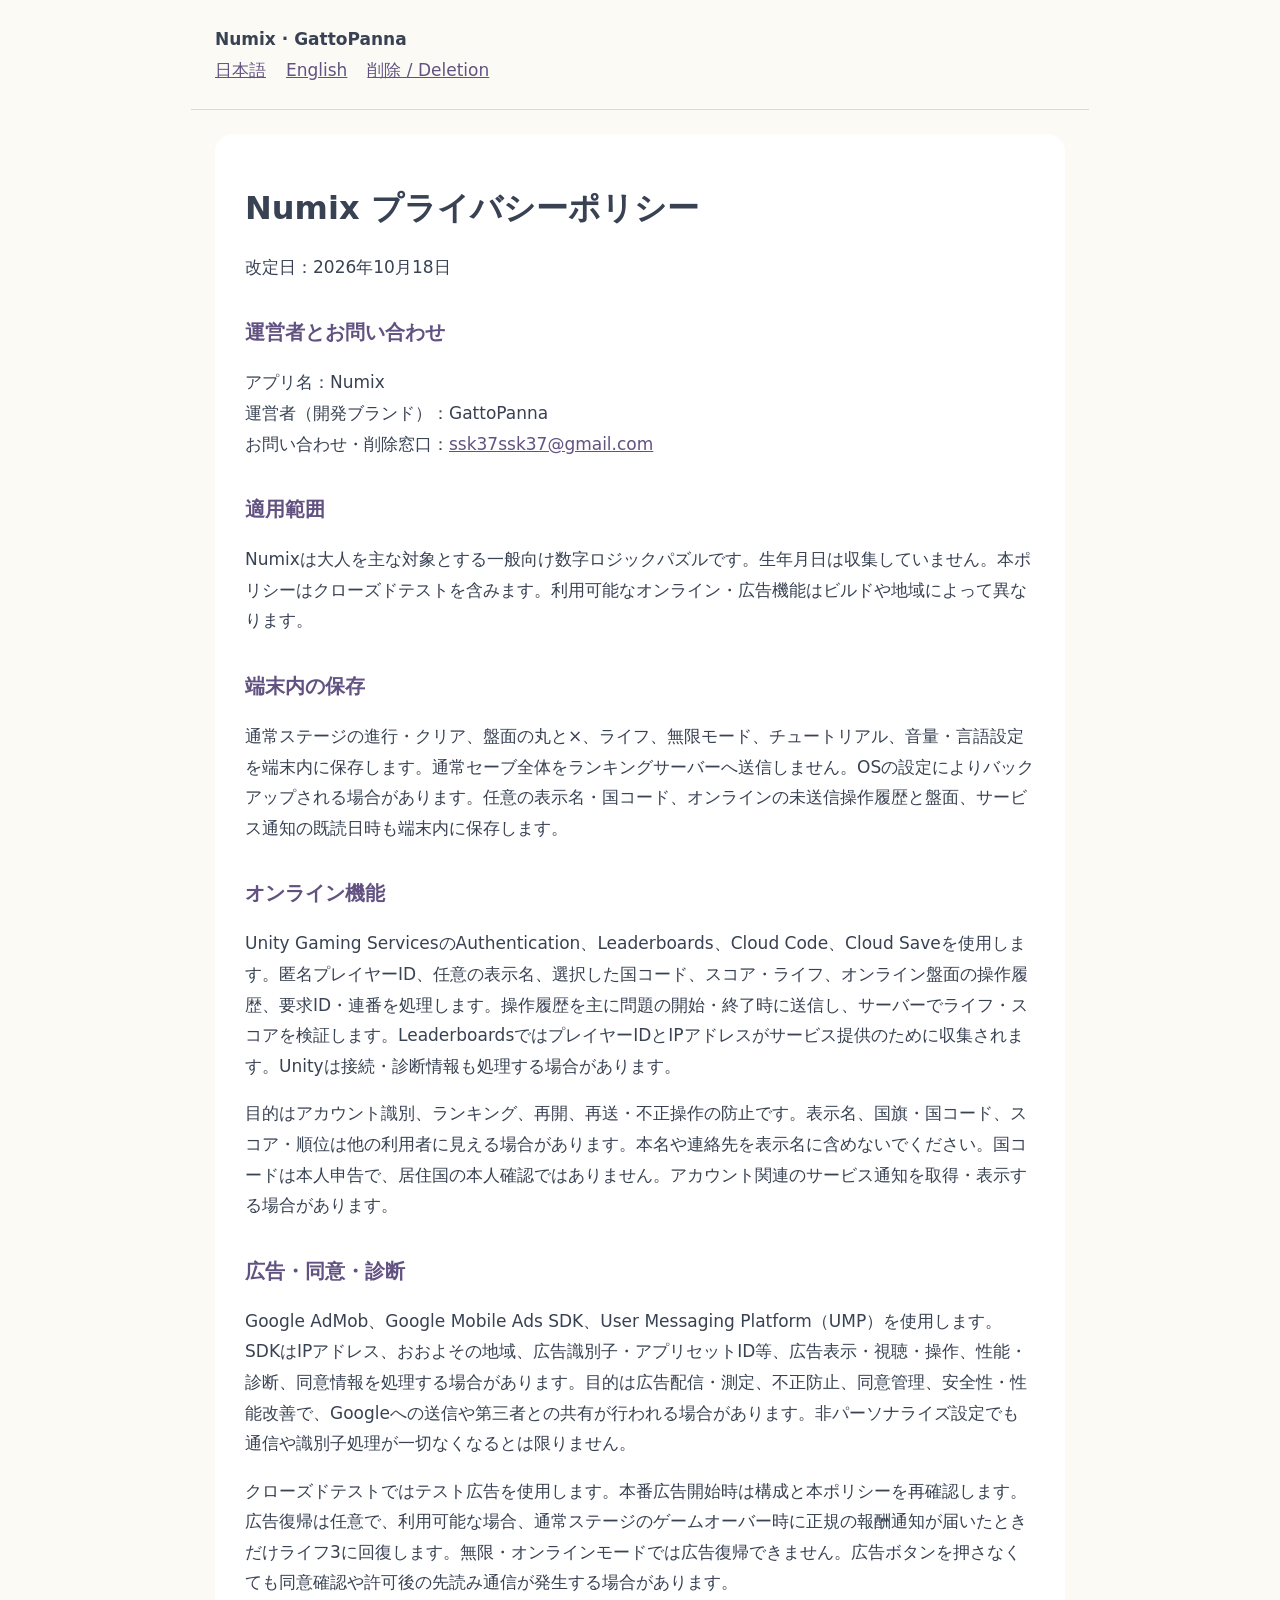
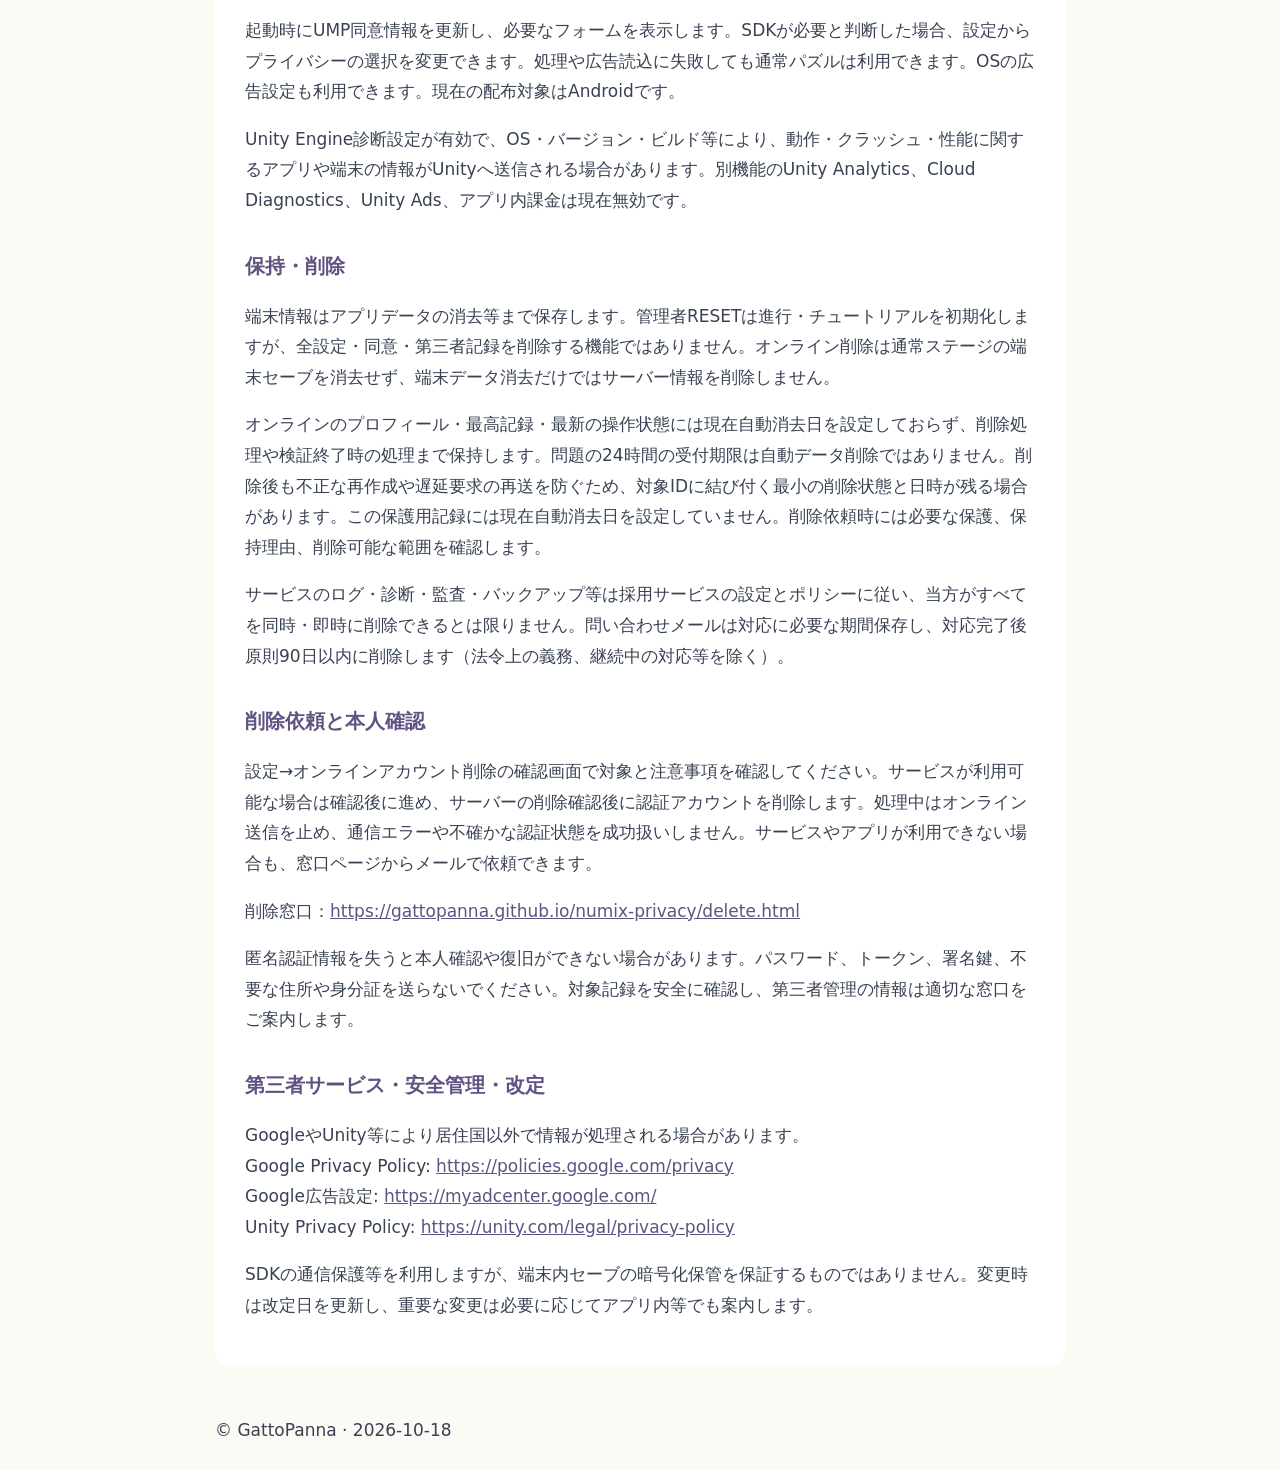
<file: index.html>
<!doctype html><html lang="ja"><head><meta charset="utf-8"><meta name="viewport" content="width=device-width,initial-scale=1"><title>Numix — GattoPanna — Privacy</title><link rel="stylesheet" href="style.css"></head><body><header><strong>Numix · GattoPanna</strong><nav aria-label="Language and data deletion"><a href="ja.html">日本語</a><a href="en.html">English</a><a href="delete.html">削除 / Deletion</a></nav></header><main><h1>Numix プライバシーポリシー</h1><p>改定日：2026年10月18日</p><h2>運営者とお問い合わせ</h2><p>アプリ名：Numix<br>運営者（開発ブランド）：GattoPanna<br>お問い合わせ・削除窓口：<a href="mailto:ssk37ssk37@gmail.com">ssk37ssk37@gmail.com</a></p><h2>適用範囲</h2><p>Numixは大人を主な対象とする一般向け数字ロジックパズルです。生年月日は収集していません。本ポリシーはクローズドテストを含みます。利用可能なオンライン・広告機能はビルドや地域によって異なります。</p><h2>端末内の保存</h2><p>通常ステージの進行・クリア、盤面の丸と×、ライフ、無限モード、チュートリアル、音量・言語設定を端末内に保存します。通常セーブ全体をランキングサーバーへ送信しません。OSの設定によりバックアップされる場合があります。任意の表示名・国コード、オンラインの未送信操作履歴と盤面、サービス通知の既読日時も端末内に保存します。</p><h2>オンライン機能</h2><p>Unity Gaming ServicesのAuthentication、Leaderboards、Cloud Code、Cloud Saveを使用します。匿名プレイヤーID、任意の表示名、選択した国コード、スコア・ライフ、オンライン盤面の操作履歴、要求ID・連番を処理します。操作履歴を主に問題の開始・終了時に送信し、サーバーでライフ・スコアを検証します。LeaderboardsではプレイヤーIDとIPアドレスがサービス提供のために収集されます。Unityは接続・診断情報も処理する場合があります。</p><p>目的はアカウント識別、ランキング、再開、再送・不正操作の防止です。表示名、国旗・国コード、スコア・順位は他の利用者に見える場合があります。本名や連絡先を表示名に含めないでください。国コードは本人申告で、居住国の本人確認ではありません。アカウント関連のサービス通知を取得・表示する場合があります。</p><h2>広告・同意・診断</h2><p>Google AdMob、Google Mobile Ads SDK、User Messaging Platform（UMP）を使用します。SDKはIPアドレス、おおよその地域、広告識別子・アプリセットID等、広告表示・視聴・操作、性能・診断、同意情報を処理する場合があります。目的は広告配信・測定、不正防止、同意管理、安全性・性能改善で、Googleへの送信や第三者との共有が行われる場合があります。非パーソナライズ設定でも通信や識別子処理が一切なくなるとは限りません。</p><p>クローズドテストではテスト広告を使用します。本番広告開始時は構成と本ポリシーを再確認します。広告復帰は任意で、利用可能な場合、通常ステージのゲームオーバー時に正規の報酬通知が届いたときだけライフ3に回復します。無限・オンラインモードでは広告復帰できません。広告ボタンを押さなくても同意確認や許可後の先読み通信が発生する場合があります。</p><p>起動時にUMP同意情報を更新し、必要なフォームを表示します。SDKが必要と判断した場合、設定からプライバシーの選択を変更できます。処理や広告読込に失敗しても通常パズルは利用できます。OSの広告設定も利用できます。現在の配布対象はAndroidです。</p><p>Unity Engine診断設定が有効で、OS・バージョン・ビルド等により、動作・クラッシュ・性能に関するアプリや端末の情報がUnityへ送信される場合があります。別機能のUnity Analytics、Cloud Diagnostics、Unity Ads、アプリ内課金は現在無効です。</p><h2>保持・削除</h2><p>端末情報はアプリデータの消去等まで保存します。管理者RESETは進行・チュートリアルを初期化しますが、全設定・同意・第三者記録を削除する機能ではありません。オンライン削除は通常ステージの端末セーブを消去せず、端末データ消去だけではサーバー情報を削除しません。</p><p>オンラインのプロフィール・最高記録・最新の操作状態には現在自動消去日を設定しておらず、削除処理や検証終了時の処理まで保持します。問題の24時間の受付期限は自動データ削除ではありません。削除後も不正な再作成や遅延要求の再送を防ぐため、対象IDに結び付く最小の削除状態と日時が残る場合があります。この保護用記録には現在自動消去日を設定していません。削除依頼時には必要な保護、保持理由、削除可能な範囲を確認します。</p><p>サービスのログ・診断・監査・バックアップ等は採用サービスの設定とポリシーに従い、当方がすべてを同時・即時に削除できるとは限りません。問い合わせメールは対応に必要な期間保存し、対応完了後原則90日以内に削除します（法令上の義務、継続中の対応等を除く）。</p><h2>削除依頼と本人確認</h2><p>設定→オンラインアカウント削除の確認画面で対象と注意事項を確認してください。サービスが利用可能な場合は確認後に進め、サーバーの削除確認後に認証アカウントを削除します。処理中はオンライン送信を止め、通信エラーや不確かな認証状態を成功扱いしません。サービスやアプリが利用できない場合も、窓口ページからメールで依頼できます。</p><p>削除窓口：<a href="https://gattopanna.github.io/numix-privacy/delete.html">https://gattopanna.github.io/numix-privacy/delete.html</a></p><p>匿名認証情報を失うと本人確認や復旧ができない場合があります。パスワード、トークン、署名鍵、不要な住所や身分証を送らないでください。対象記録を安全に確認し、第三者管理の情報は適切な窓口をご案内します。</p><h2>第三者サービス・安全管理・改定</h2><p>GoogleやUnity等により居住国以外で情報が処理される場合があります。<br>Google Privacy Policy: <a href="https://policies.google.com/privacy">https://policies.google.com/privacy</a><br>Google広告設定: <a href="https://myadcenter.google.com/">https://myadcenter.google.com/</a><br>Unity Privacy Policy: <a href="https://unity.com/legal/privacy-policy">https://unity.com/legal/privacy-policy</a></p><p>SDKの通信保護等を利用しますが、端末内セーブの暗号化保管を保証するものではありません。変更時は改定日を更新し、重要な変更は必要に応じてアプリ内等でも案内します。</p></main><footer>© GattoPanna · 2026-10-18</footer></body></html>
</file>
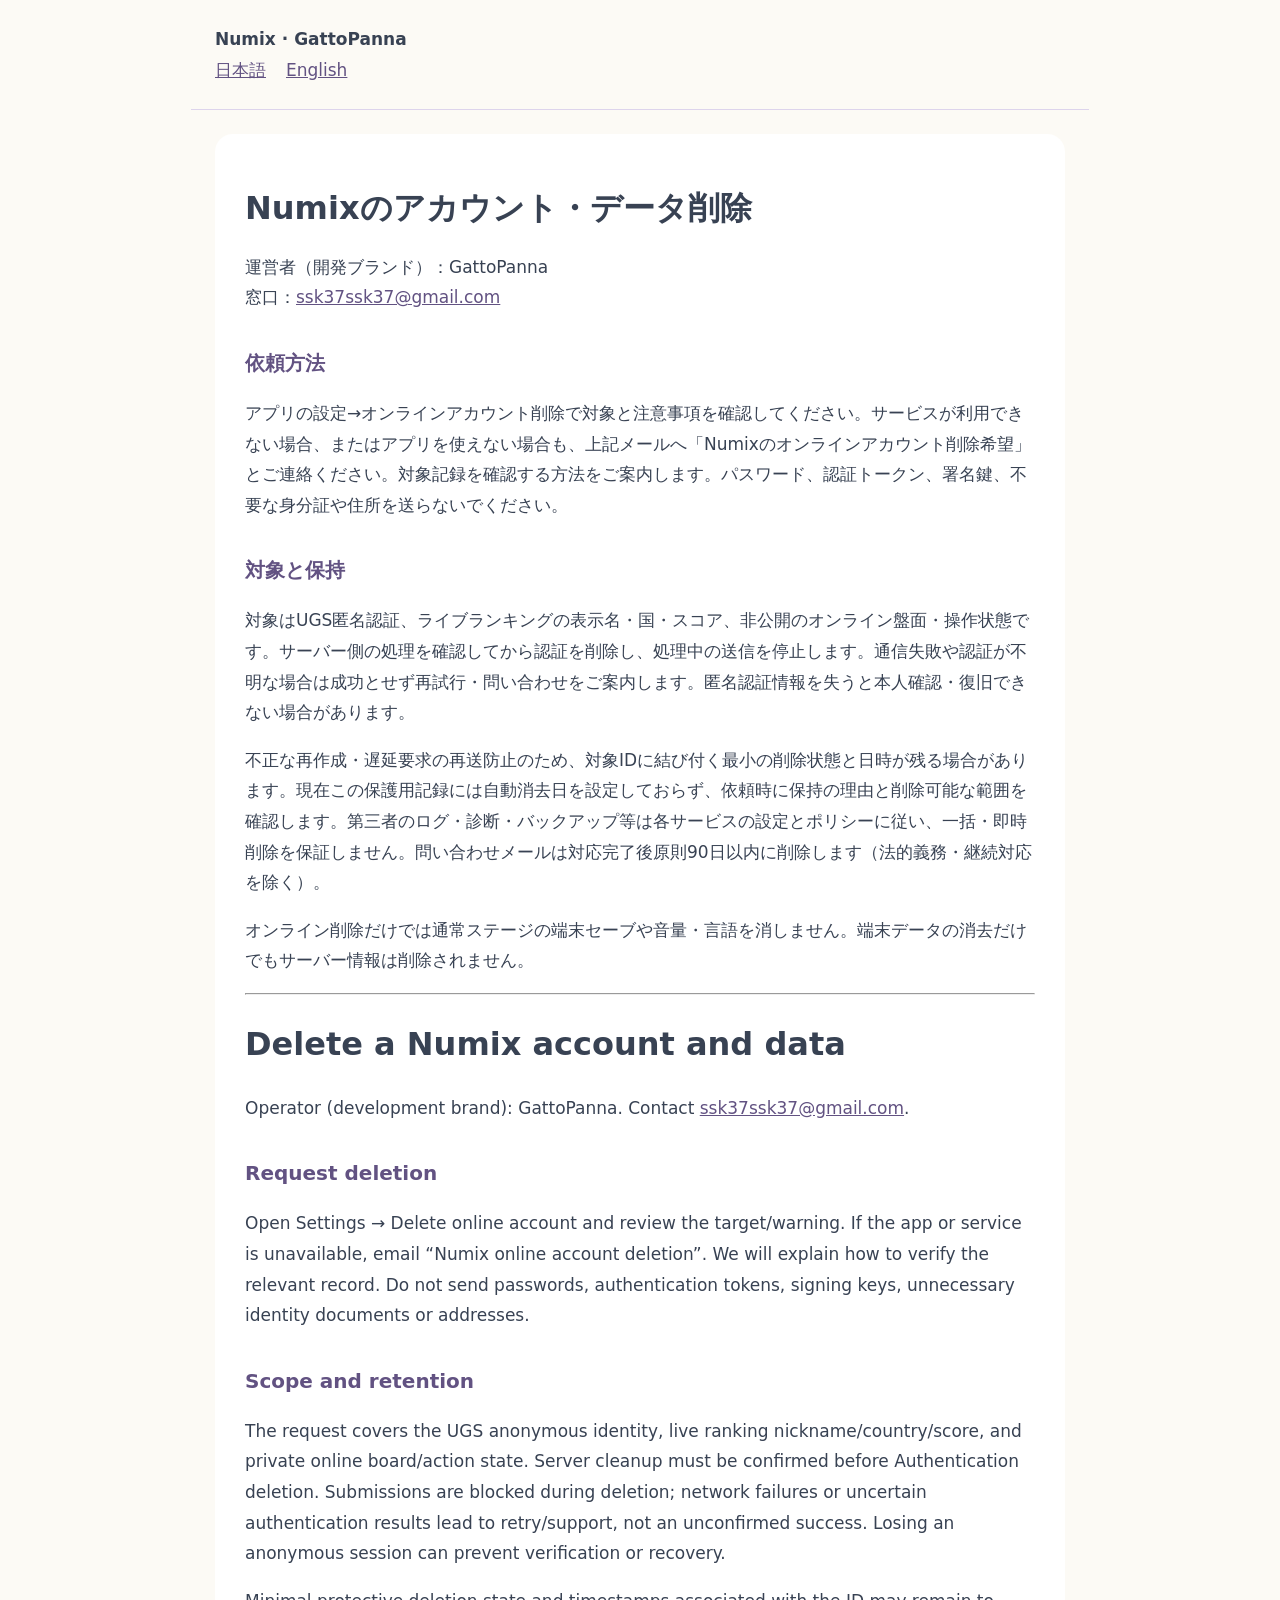
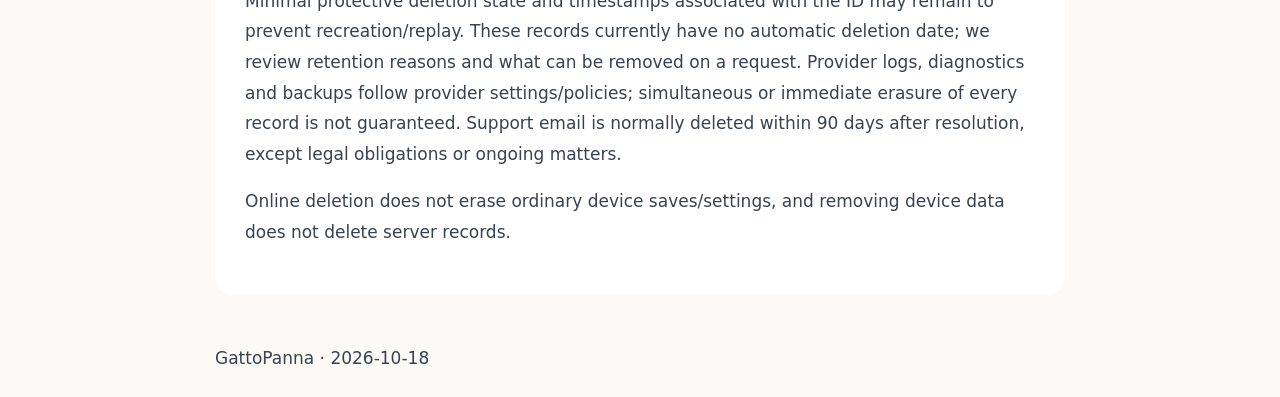
<file: delete.html>
<!doctype html><html lang="ja"><head><meta charset="utf-8"><meta name="viewport" content="width=device-width,initial-scale=1"><title>Numix · GattoPanna · データ削除</title><link rel="stylesheet" href="style.css"></head><body><header><strong>Numix · GattoPanna</strong><nav><a href="ja.html">日本語</a><a href="en.html">English</a></nav></header><main><h1>Numixのアカウント・データ削除</h1><p>運営者（開発ブランド）：GattoPanna<br>窓口：<a href="mailto:ssk37ssk37@gmail.com?subject=Numix%20account%20deletion">ssk37ssk37@gmail.com</a></p><h2>依頼方法</h2><p>アプリの設定→オンラインアカウント削除で対象と注意事項を確認してください。サービスが利用できない場合、またはアプリを使えない場合も、上記メールへ「Numixのオンラインアカウント削除希望」とご連絡ください。対象記録を確認する方法をご案内します。パスワード、認証トークン、署名鍵、不要な身分証や住所を送らないでください。</p><h2>対象と保持</h2><p>対象はUGS匿名認証、ライブランキングの表示名・国・スコア、非公開のオンライン盤面・操作状態です。サーバー側の処理を確認してから認証を削除し、処理中の送信を停止します。通信失敗や認証が不明な場合は成功とせず再試行・問い合わせをご案内します。匿名認証情報を失うと本人確認・復旧できない場合があります。</p><p>不正な再作成・遅延要求の再送防止のため、対象IDに結び付く最小の削除状態と日時が残る場合があります。現在この保護用記録には自動消去日を設定しておらず、依頼時に保持の理由と削除可能な範囲を確認します。第三者のログ・診断・バックアップ等は各サービスの設定とポリシーに従い、一括・即時削除を保証しません。問い合わせメールは対応完了後原則90日以内に削除します（法的義務・継続対応を除く）。</p><p>オンライン削除だけでは通常ステージの端末セーブや音量・言語を消しません。端末データの消去だけでもサーバー情報は削除されません。</p><hr><section lang="en"><h1>Delete a Numix account and data</h1><p>Operator (development brand): GattoPanna. Contact <a href="mailto:ssk37ssk37@gmail.com?subject=Numix%20account%20deletion">ssk37ssk37@gmail.com</a>.</p><h2>Request deletion</h2><p>Open Settings → Delete online account and review the target/warning. If the app or service is unavailable, email “Numix online account deletion”. We will explain how to verify the relevant record. Do not send passwords, authentication tokens, signing keys, unnecessary identity documents or addresses.</p><h2>Scope and retention</h2><p>The request covers the UGS anonymous identity, live ranking nickname/country/score, and private online board/action state. Server cleanup must be confirmed before Authentication deletion. Submissions are blocked during deletion; network failures or uncertain authentication results lead to retry/support, not an unconfirmed success. Losing an anonymous session can prevent verification or recovery.</p><p>Minimal protective deletion state and timestamps associated with the ID may remain to prevent recreation/replay. These records currently have no automatic deletion date; we review retention reasons and what can be removed on a request. Provider logs, diagnostics and backups follow provider settings/policies; simultaneous or immediate erasure of every record is not guaranteed. Support email is normally deleted within 90 days after resolution, except legal obligations or ongoing matters.</p><p>Online deletion does not erase ordinary device saves/settings, and removing device data does not delete server records.</p></section></main><footer>GattoPanna · 2026-10-18</footer></body></html>
</file>
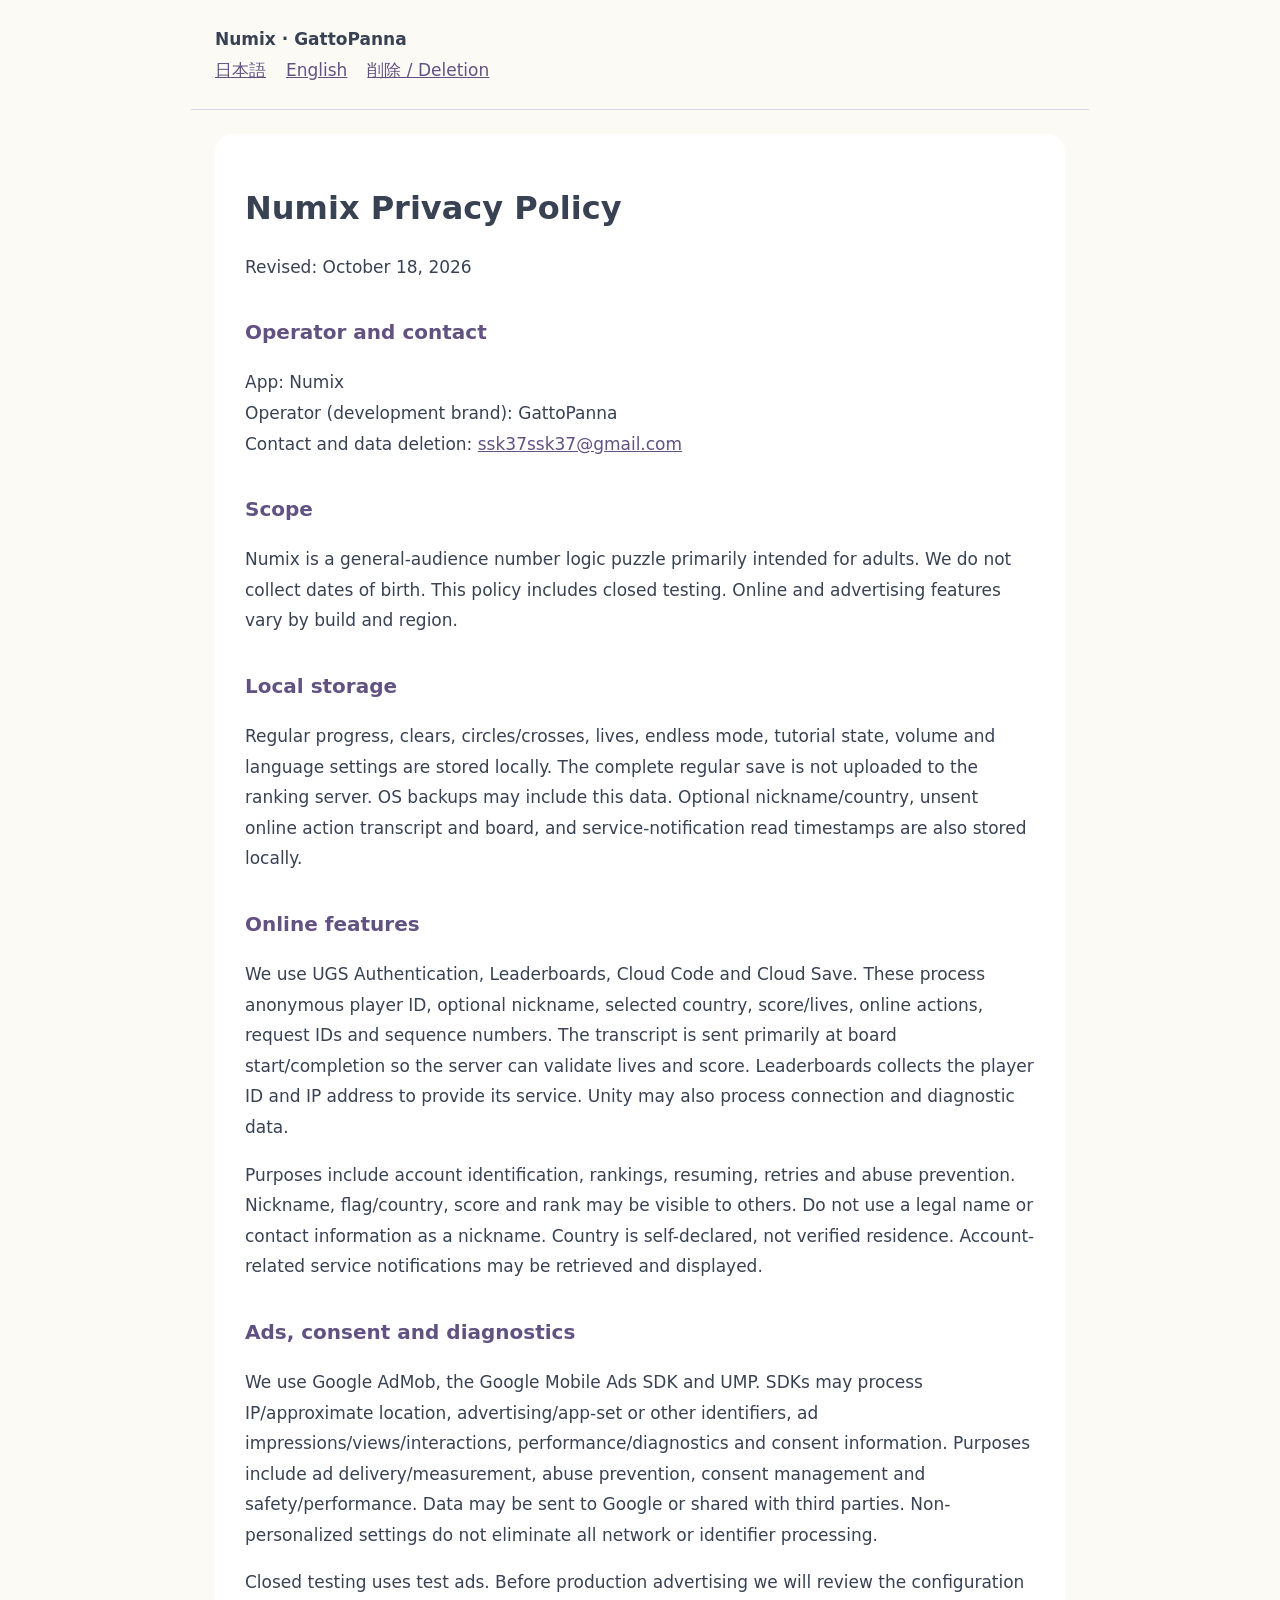
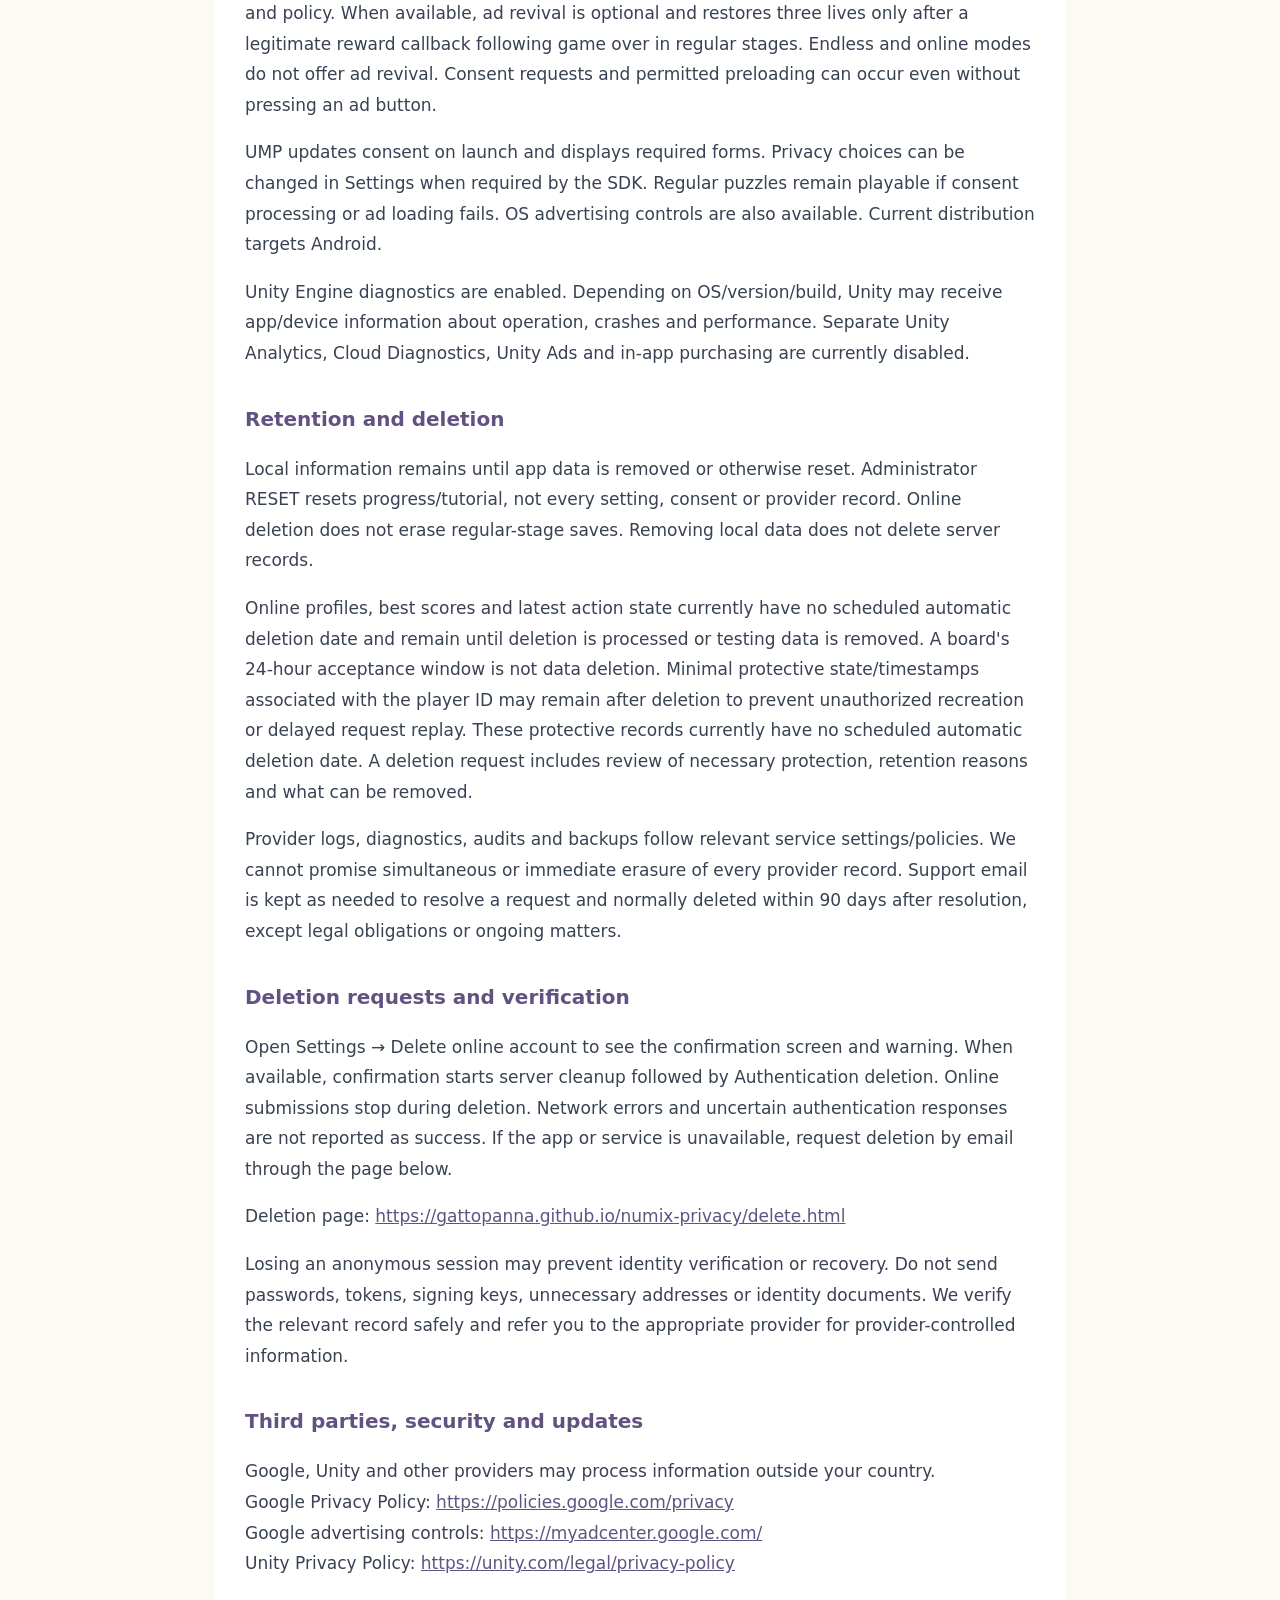
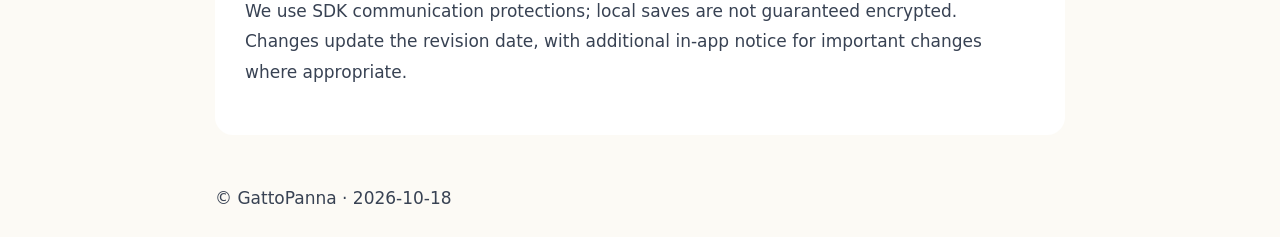
<file: en.html>
<!doctype html><html lang="en"><head><meta charset="utf-8"><meta name="viewport" content="width=device-width,initial-scale=1"><title>Numix — GattoPanna — Privacy</title><link rel="stylesheet" href="style.css"></head><body><header><strong>Numix · GattoPanna</strong><nav aria-label="Language and data deletion"><a href="ja.html">日本語</a><a href="en.html">English</a><a href="delete.html">削除 / Deletion</a></nav></header><main><h1>Numix Privacy Policy</h1><p>Revised: October 18, 2026</p><h2>Operator and contact</h2><p>App: Numix<br>Operator (development brand): GattoPanna<br>Contact and data deletion: <a href="mailto:ssk37ssk37@gmail.com">ssk37ssk37@gmail.com</a></p><h2>Scope</h2><p>Numix is a general-audience number logic puzzle primarily intended for adults. We do not collect dates of birth. This policy includes closed testing. Online and advertising features vary by build and region.</p><h2>Local storage</h2><p>Regular progress, clears, circles/crosses, lives, endless mode, tutorial state, volume and language settings are stored locally. The complete regular save is not uploaded to the ranking server. OS backups may include this data. Optional nickname/country, unsent online action transcript and board, and service-notification read timestamps are also stored locally.</p><h2>Online features</h2><p>We use UGS Authentication, Leaderboards, Cloud Code and Cloud Save. These process anonymous player ID, optional nickname, selected country, score/lives, online actions, request IDs and sequence numbers. The transcript is sent primarily at board start/completion so the server can validate lives and score. Leaderboards collects the player ID and IP address to provide its service. Unity may also process connection and diagnostic data.</p><p>Purposes include account identification, rankings, resuming, retries and abuse prevention. Nickname, flag/country, score and rank may be visible to others. Do not use a legal name or contact information as a nickname. Country is self-declared, not verified residence. Account-related service notifications may be retrieved and displayed.</p><h2>Ads, consent and diagnostics</h2><p>We use Google AdMob, the Google Mobile Ads SDK and UMP. SDKs may process IP/approximate location, advertising/app-set or other identifiers, ad impressions/views/interactions, performance/diagnostics and consent information. Purposes include ad delivery/measurement, abuse prevention, consent management and safety/performance. Data may be sent to Google or shared with third parties. Non-personalized settings do not eliminate all network or identifier processing.</p><p>Closed testing uses test ads. Before production advertising we will review the configuration and policy. When available, ad revival is optional and restores three lives only after a legitimate reward callback following game over in regular stages. Endless and online modes do not offer ad revival. Consent requests and permitted preloading can occur even without pressing an ad button.</p><p>UMP updates consent on launch and displays required forms. Privacy choices can be changed in Settings when required by the SDK. Regular puzzles remain playable if consent processing or ad loading fails. OS advertising controls are also available. Current distribution targets Android.</p><p>Unity Engine diagnostics are enabled. Depending on OS/version/build, Unity may receive app/device information about operation, crashes and performance. Separate Unity Analytics, Cloud Diagnostics, Unity Ads and in-app purchasing are currently disabled.</p><h2>Retention and deletion</h2><p>Local information remains until app data is removed or otherwise reset. Administrator RESET resets progress/tutorial, not every setting, consent or provider record. Online deletion does not erase regular-stage saves. Removing local data does not delete server records.</p><p>Online profiles, best scores and latest action state currently have no scheduled automatic deletion date and remain until deletion is processed or testing data is removed. A board&#x27;s 24-hour acceptance window is not data deletion. Minimal protective state/timestamps associated with the player ID may remain after deletion to prevent unauthorized recreation or delayed request replay. These protective records currently have no scheduled automatic deletion date. A deletion request includes review of necessary protection, retention reasons and what can be removed.</p><p>Provider logs, diagnostics, audits and backups follow relevant service settings/policies. We cannot promise simultaneous or immediate erasure of every provider record. Support email is kept as needed to resolve a request and normally deleted within 90 days after resolution, except legal obligations or ongoing matters.</p><h2>Deletion requests and verification</h2><p>Open Settings → Delete online account to see the confirmation screen and warning. When available, confirmation starts server cleanup followed by Authentication deletion. Online submissions stop during deletion. Network errors and uncertain authentication responses are not reported as success. If the app or service is unavailable, request deletion by email through the page below.</p><p>Deletion page: <a href="https://gattopanna.github.io/numix-privacy/delete.html">https://gattopanna.github.io/numix-privacy/delete.html</a></p><p>Losing an anonymous session may prevent identity verification or recovery. Do not send passwords, tokens, signing keys, unnecessary addresses or identity documents. We verify the relevant record safely and refer you to the appropriate provider for provider-controlled information.</p><h2>Third parties, security and updates</h2><p>Google, Unity and other providers may process information outside your country.<br>Google Privacy Policy: <a href="https://policies.google.com/privacy">https://policies.google.com/privacy</a><br>Google advertising controls: <a href="https://myadcenter.google.com/">https://myadcenter.google.com/</a><br>Unity Privacy Policy: <a href="https://unity.com/legal/privacy-policy">https://unity.com/legal/privacy-policy</a></p><p>We use SDK communication protections; local saves are not guaranteed encrypted. Changes update the revision date, with additional in-app notice for important changes where appropriate.</p></main><footer>© GattoPanna · 2026-10-18</footer></body></html>
</file>
<file: style.css>
body{margin:0;background:#fcfaf5;color:#384253;font:17px/1.8 system-ui,-apple-system,sans-serif}header,main,footer{max-width:850px;margin:auto;padding:24px}header{border-bottom:1px solid #ddd4ec}a{color:#625282;overflow-wrap:anywhere}main{background:white;border-radius:18px;margin:24px auto;padding:30px;box-sizing:border-box}h1{line-height:1.4;font-size:2rem}h2{font-size:1.25rem;margin-top:2rem;color:#625282}.draft{padding:12px 18px;background:#f6e5eb;border-radius:10px}nav a{margin-right:20px}p,li{overflow-wrap:anywhere}@media(max-width:600px){main{margin:12px;padding:20px}header{padding:20px}body{font-size:16px}}
</file>
